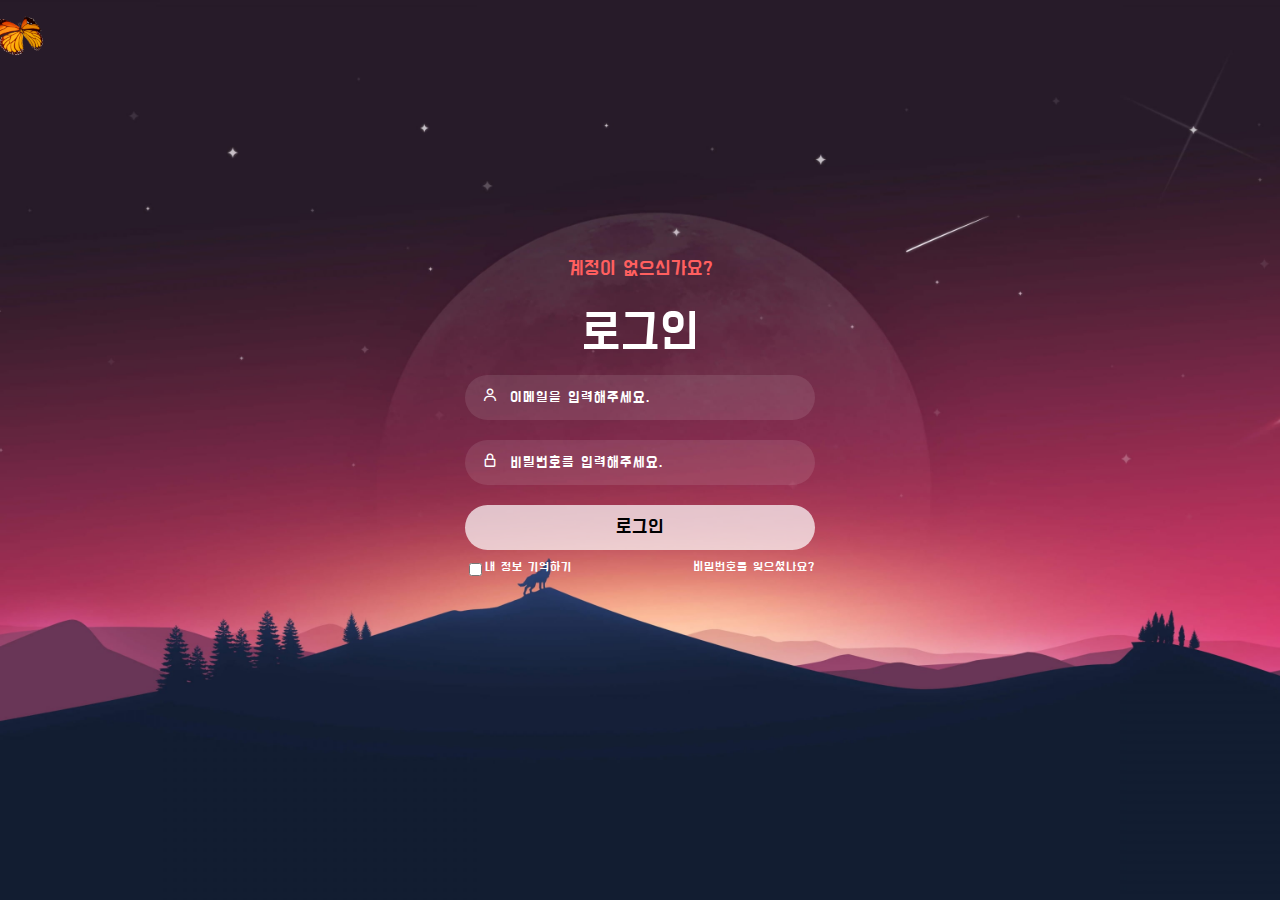
<file: signin.html>
<!DOCTYPE html>
<html lang="en">
  <head>
    <meta charset="UTF-8" />
    <meta http-equiv="X-UA-Compatible" content="IE=edge" />
    <meta name="viewport" content="width=device-width, initial-scale=1.0" />
    <link rel="stylesheet" href="./css/sign.css" />
    <link
      href="https://unpkg.com/boxicons@2.1.4/css/boxicons.min.css"
      rel="stylesheet"
    />

    <title>Pelp</title>
  </head>
  <body>
    <div class="box">
      <div class="container">
        <div class="top">
          <a href="./signup.html">
            <span>계정이 없으신가요?</span>
          </a>
          <header>로그인</header>
        </div>

        <div class="input-field">
          <input
            type="text"
            class="input"
            placeholder="이메일을 입력해주세요."
            id=""
          />
          <i class="bx bx-user"></i>
        </div>

        <div class="input-field">
          <input
            type="Password"
            class="input"
            placeholder="비밀번호를 입력해주세요."
            id=""
          />
          <i class="bx bx-lock-alt"></i>
        </div>

        <a href="./index.html">
          <div class="input-field">
            <input type="submit" class="submit" value="로그인" id="" />
          </div>
        </a>

        <div class="two-col">
          <div class="one">
            <input type="checkbox" name="" id="check" />
            <label for="check">내 정보 기억하기</label>
          </div>
          <div class="two">
            <label><a href="#">비밀번호를 잊으셨나요?</a></label>
          </div>
        </div>
      </div>
    </div>
    <div class="butterfly">
      <img src="./img/butterfly.gif" alt="나비" />
    </div>
    <script src="./js/butterfly.js"></script>
  </body>
</html>
</file>
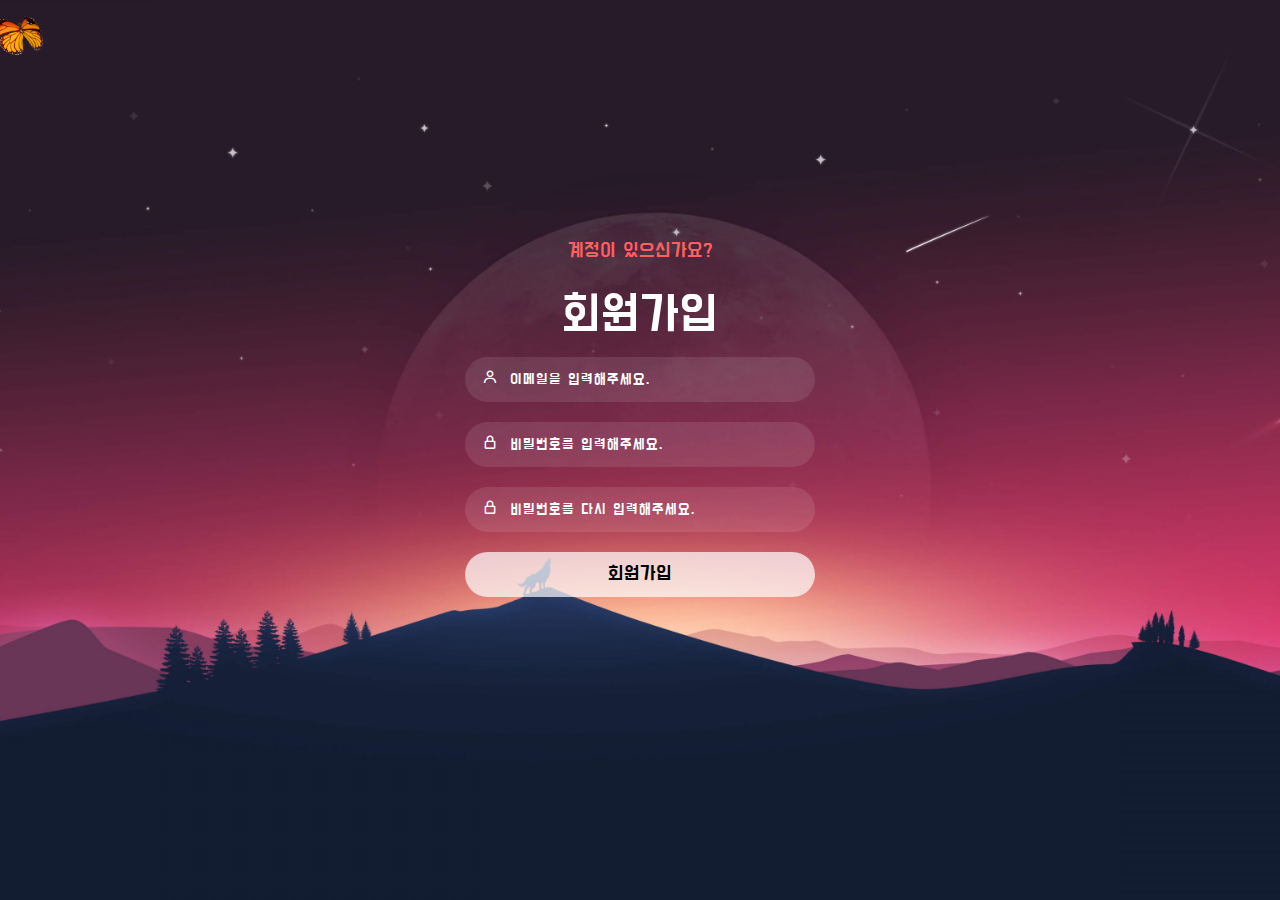
<file: signup.html>
<!DOCTYPE html>
<html lang="en">
  <head>
    <meta charset="UTF-8" />
    <meta http-equiv="X-UA-Compatible" content="IE=edge" />
    <meta name="viewport" content="width=device-width, initial-scale=1.0" />
    <link rel="stylesheet" href="./css/sign.css" />
    <link
      href="https://unpkg.com/boxicons@2.1.4/css/boxicons.min.css"
      rel="stylesheet"
    />

    <title>Pelp</title>
  </head>
  <body>
    <div class="box">
      <div class="container">
        <div class="top">
          <a href="./signin.html">
            <span>계정이 있으신가요?</span>
          </a>
          <header>회원가입</header>
        </div>

        <div class="input-field">
          <input
            type="text"
            class="input"
            placeholder="이메일을 입력해주세요."
            id=""
          />
          <i class="bx bx-user"></i>
        </div>

        <div class="input-field">
          <input
            type="Password"
            class="input"
            placeholder="비밀번호를 입력해주세요."
            id=""
          />
          <i class="bx bx-lock-alt"></i>
        </div>

        <div class="input-field">
          <input
            type="Password"
            class="input"
            placeholder="비밀번호를 다시 입력해주세요."
            id=""
          />
          <i class="bx bx-lock-alt"></i>
        </div>

        <a href="./signin.html">
          <div class="input-field">
            <input type="submit" class="submit" value="회원가입" id="" />
          </div>
        </a>
      </div>
    </div>
    <div class="butterfly">
      <img src="./img/butterfly.gif" alt="나비" />
    </div>
    <script src="./js/butterfly.js"></script>
  </body>
</html>
</file>
<file: css/sign.css>
@import url("https://fonts.googleapis.com/css2?family=Do+Hyeon&display=swap");
* {
  font-family: "Do Hyeon", sans-serif;
  letter-spacing: 1px;
}
ul,
ol {
  list-style: none;
}
a {
  text-decoration: none;
}
body {
  background-image: url("../img/background6.jpg");
  background-size: cover;
  background-position: center;
  background-attachment: fixed;
  background-repeat: no-repeat;
}
.box {
  display: flex;
  justify-content: center;
  align-items: center;
  min-height: 90vh;
}
.container {
  width: 350px;
  display: flex;
  flex-direction: column;
  padding: 0 15px 0 15px;
}
span {
  color: #ff5f5f;
  font-size: small;
  display: flex;
  justify-content: center;
  padding: 10px 0 10px 0;
  font-size: 20px;
}
header {
  color: #fff;
  font-size: 50px;
  display: flex;
  justify-content: center;
  padding: 10px 0 10px 0;
}

.input-field .input {
  height: 45px;
  width: 87%;
  border: none;
  border-radius: 30px;
  color: #fff;
  font-size: 15px;
  padding: 0 0 0 45px;
  background: rgba(255, 255, 255, 0.1);
  outline: none;
}
i {
  position: relative;
  top: -33px;
  left: 17px;
  color: #fff;
}
::-webkit-input-placeholder {
  color: #fff;
}
.submit {
  border: none;
  border-radius: 30px;
  font-size: 20px;
  height: 45px;
  outline: none;
  width: 100%;
  color: black;
  background: rgba(255, 255, 255, 0.7);
  cursor: pointer;
  transition: 0.3s;
}
.submit:hover {
  box-shadow: 1px 5px 7px 1px rgba(0, 0, 0, 0.2);
}
.two-col {
  display: flex;
  flex-direction: row;
  justify-content: space-between;
  color: #fff;
  font-size: small;
  margin-top: 10px;
}
.one {
  display: flex;
}
label a {
  text-decoration: none;
  color: #fff;
}
.butterfly {
  width: 60px;
  height: 60px;
  /* background-color: black; */
  position: absolute;
  top: 50%;
  left: 50%;
  transform: translate(-50%, -50%);
}
.butterfly img {
  width: 100px;
}
</file>
